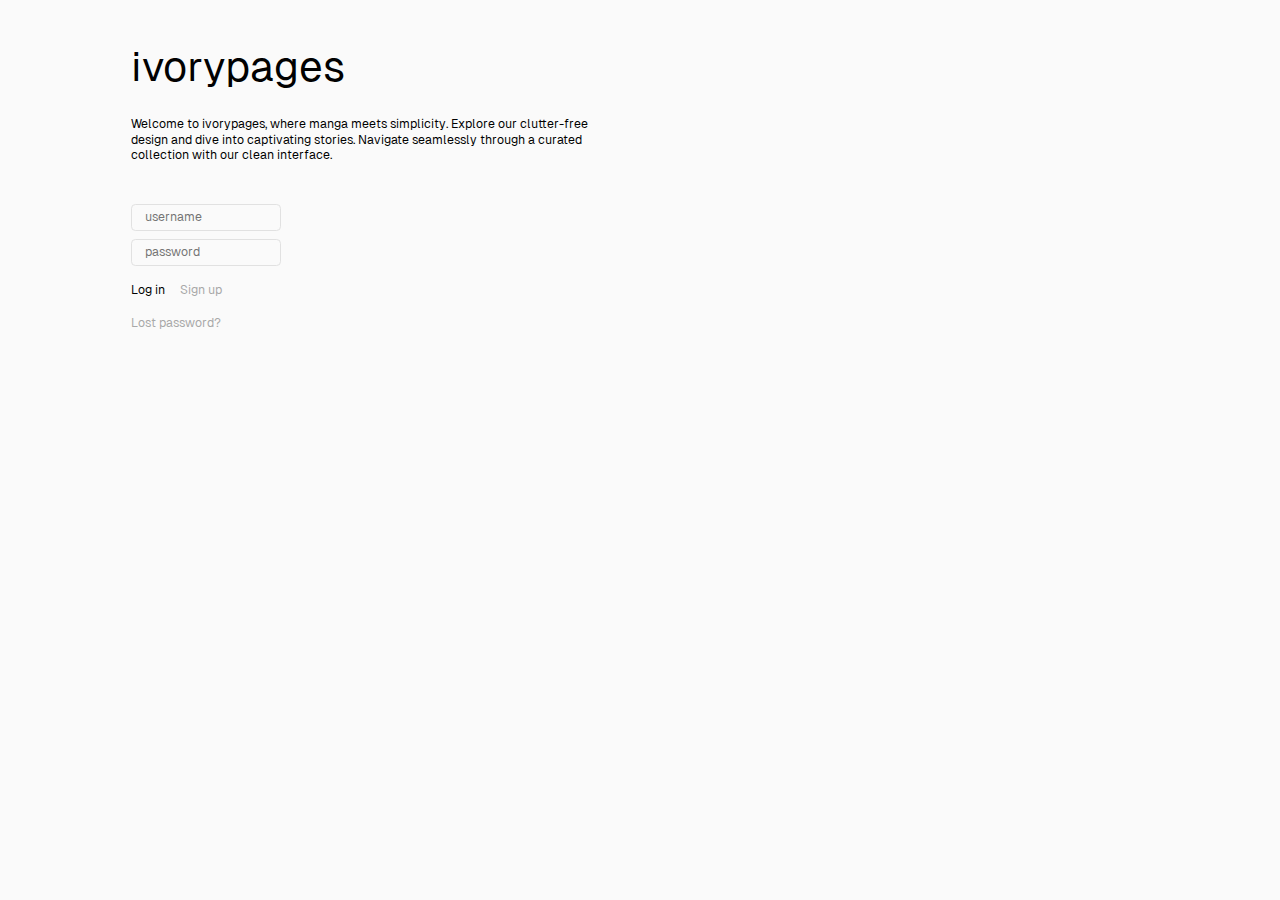
<file: index.html>
<!DOCTYPE html>
<html lang="en">
  <head>
    <meta charset="UTF-8" />
    <meta name="viewport" content="width=device-width, initial-scale=1.0" />
    <link rel="stylesheet" href="../CSS/reset.css" />
    <link rel="stylesheet" href="../CSS/fonts.css" />
    <link rel="stylesheet" href="../CSS/variables.css" />
    <link rel="stylesheet" href="../CSS/styles.css" />
    <link rel="stylesheet" href="../CSS/log-in.css" />
    <title>Document</title>
  </head>

  <!-- This is the log in page, and landing page for this site. -->
  <body>
    <header class="log-in--header__container">
      <h1 class="log-in--header">ivorypages</h1>
      <p class="log-in--page__description">Welcome to ivorypages, where manga 
        meets simplicity. Explore our clutter-free design and dive 
        into captivating stories. Navigate seamlessly through a curated 
        collection with our clean interface.</p>
    </header>
    <div class="log-in">
      <input
        type="text"
        placeholder="username"
        class="log-in--input"
      />
      <input
        type="text"
        placeholder="password"
        class="log-in--input"
      />

      <div class="log-in--nav">
        
        <divl class="log-in--nav__button--container">
          <a class="log-in--button" href="browse.html">Log in</a>
          <button class="sign-up--button">Sign up</button>
        </div>

        <button class="lost-password--button">Lost password?</button>
      </div>
    </div>
  </body>
</html>
</file>
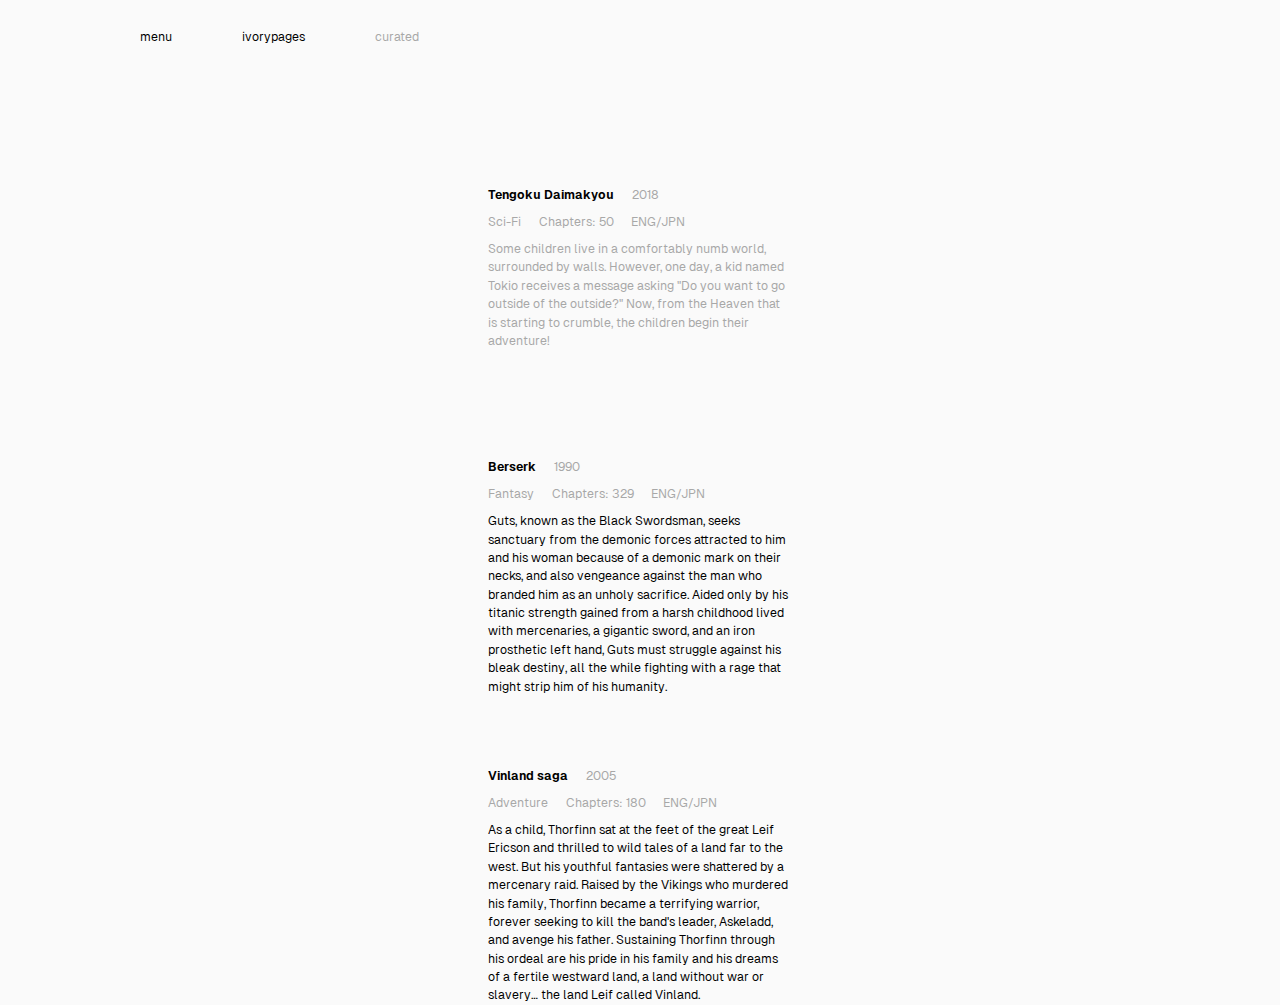
<file: html/index.html>
<!DOCTYPE html>
<html lang="en">
  <head>
    <meta charset="UTF-8" />
    <meta name="viewport" content="width=device-width, initial-scale=1.0" />
    <link rel="stylesheet" href="../CSS/reset.css" />
    <link rel="stylesheet" href="../CSS/fonts.css" />
    <link rel="stylesheet" href="../CSS/variables.css" />
    <link rel="stylesheet" href="../CSS/styles.css" />
    <link rel="stylesheet" href="../CSS/index.css" />
    <title>ivorypages</title>
  </head>
  <body>
    <header class="header">
      <div class="drop-down">
        <button class="drop-down__menu--button">menu</button>
        <div class="drop-down--element__container">
          <a class="drop-down--element" href="browse.html">browse</a>
          <a class="drop-down--element" href="index.html">main</a>
          <a class="drop-down--element" href="log-in.html">log in</a>
        </div>
      </div>

      <span class="header--site__name">ivorypages</span>
      <span class="header--page__title">curated</span>
    </header>

    <div class="feed--container">
      <div class="manga--preview">
        <div class="manga--preview__header">
          <div class="manga--preview__name">Tengoku Daimakyou</div>
          <div class="manga--preview__release-year">2018</div>
        </div>

        <div class="manga--preview__info">
          <div class="manga--preview__genre item">Sci-Fi</div>
          <div class="manga--preview__number-of- itemchapters item">
            Chapters: 50
          </div>
          <div class="manga--preview__languages item">ENG/JPN</div>
        </div>

        <div class="manga--preview__description item">
          Some children live in a comfortably numb world, surrounded by walls.
          However, one day, a kid named Tokio receives a message asking "Do you
          want to go outside of the outside?" Now, from the Heaven that is
          starting to crumble, the children begin their adventure!
        </div>
      </div>

      <div class="manga--preview">
        <div class="manga--preview__header">
          <div class="manga--preview__name">Berserk</div>
          <div class="manga--preview__release-year">1990</div>
        </div>

        <div class="manga--preview__info">
          <div class="manga--preview__genre item">Fantasy</div>
          <div class="manga--preview__number-of-chapters item">
            Chapters: 329
          </div>
          <div class="manga--preview__languages item">ENG/JPN</div>
        </div>

        <div class="manga--preview__description">
          Guts, known as the Black Swordsman, seeks sanctuary from the demonic
          forces attracted to him and his woman because of a demonic mark on
          their necks, and also vengeance against the man who branded him as an
          unholy sacrifice. Aided only by his titanic strength gained from a
          harsh childhood lived with mercenaries, a gigantic sword, and an iron
          prosthetic left hand, Guts must struggle against his bleak destiny,
          all the while fighting with a rage that might strip him of his
          humanity.
        </div>
      </div>

      <div class="manga--preview">
        <div class="manga--preview__header">
          <div class="manga--preview__name">Vinland saga</div>
          <div class="manga--preview__release-year">2005</div>
        </div>

        <div class="manga--preview__info">
          <div class="manga--preview__genre item">Adventure</div>
          <div class="manga--preview__number-of-chapters item">
            Chapters: 180
          </div>
          <div class="manga--preview__languages item">ENG/JPN</div>
        </div>

        <div class="manga--preview__description">
          As a child, Thorfinn sat at the feet of the great Leif Ericson and
          thrilled to wild tales of a land far to the west. But his youthful
          fantasies were shattered by a mercenary raid. Raised by the Vikings
          who murdered his family, Thorfinn became a terrifying warrior, forever
          seeking to kill the band's leader, Askeladd, and avenge his father.
          Sustaining Thorfinn through his ordeal are his pride in his family and
          his dreams of a fertile westward land, a land without war or slavery…
          the land Leif called Vinland.
        </div>
      </div>
    </div>

    <script src="../JS/header.js"></script>
  </body>
</html>
</file>
<file: CSS/fonts.css>
@font-face {
  font-family: "Geist";
  src: url("../assets/Geist/Geist-Regular.woff2");
  font-weight: 400;
  font-style: normal;
}

@font-face {
  font-family: "Geist";
  src: url("../assets/Geist/Geist-Bold.woff2");
  font-weight: 500;
  font-style: normal;
}

@font-face {
  font-family: "Geist";
  src: url("../assets/Inter/Inter-ExtraBold.woff2");
  font-weight: 600;
  font-style: normal;
}

@font-face {
  font-family: "Geist";
  src: url("../assets/Inter/Inter-Black.woff2");
  font-weight: 700;
  font-style: normal;
}

.motato {
  display: flex;
  font-family: inter;
}
</file>
<file: CSS/variables.css>
:root {
  --main-text-color: #010101;
  --secondary-text-color: #a8a8a8;

  --background-color: #fafafa;
  --hover-color: #f3f3f3;

  --stroke-color: #c2c2c2;

  --base-font-size: 0.875rem;
  --large-font-size: 3rem;
  --medium-font-size: 1.5rem;

  --regular-font-weight: 400;
  --medium-font-weight: 500;
  --semi-bold-font-weight: 600;

  --base-line-height: 125.523%;
}
</file>
<file: CSS/styles.css>
* {
  font-family: "Geist";
  font-weight: var(--regular-font-weight);
  color: var(--main-text-color);
  font-size: var(--base-font-size);
}

body {
  background-color: var(--background-color);
}
</file>
<file: CSS/log-in.css>
body {
  margin-left: 9.38rem;
  margin-top: 2.5rem;
  display: flex;
  flex-direction: column;
  align-items: flex-start;
  gap: 2.9375rem;
  color: var(--main-text-color);
}

.log-in--header__container {
  display: inline-flex;
  flex-direction: column;
  align-items: flex-start;
  gap: 1.375rem;
}

.log-in--header {
  font-size: var(--large-font-size);
  display: flex;
  justify-content: center;
  align-items: center;
  gap: 0.625rem;
}

.log-in--page__description {
  display: flex;
  gap: 0.625rem;
  line-height: var(--base-line-height);
  font-size: var(--base-font-size);
  width: 35rem;
}

.log-in {
  display: flex;
  flex-direction: column;
  align-items: flex-start;
  gap: 0.625rem;
}

.log-in--input {
  display: flex;
  width: 10.6875rem;
  height: 1.875rem;
  padding: 0.625rem 0.625rem 0.625rem 0.9375rem;
  align-items: center;
  gap: 0.625rem;
  font-size: var(--base-font-size);
  line-height: var(--base-line-height);

  border-radius: 0.3125rem;
  border: 1px solid #e1e1e1;
  background-color: var(--background-color);
}

.log-in--nav {
  display: flex;
  flex-direction: column;
  align-items: flex-start;
}

.log-in--nav__button--container {
  display: flex;
  justify-content: center;
  align-items: center;
}

.log-in--button {
  display: flex;
  width: 3.5rem;
  padding: 0.625rem 0rem;
  align-items: center;
  gap: 0.625rem;
  font-size: var(--base-font-size);
  line-height: var(--base-line-height);
}

.log-in--button:hover {
  color: var(--secondary-text-color);
}

.sign-up--button {
  display: flex;
  width: 3.5rem;
  padding: 0.625rem 0rem;
  align-items: center;
  gap: 0.625rem;
  color: var(--secondary-text-color);
  font-size: var(--base-font-size);
  line-height: var(--base-line-height);
}

.lost-password--button {
  display: flex;
  justify-content: center;
  align-items: center;
  gap: 0.625rem;
  font-size: var(--base-font-size);
  line-height: var(--base-line-height);
  color: var(--secondary-text-color);
}

/* New media query to make site responsive */

@media (max-width: 700px) {
  body {
    margin-left: 6rem;
    margin-top: 1.5rem;
    display: flex;
    flex-direction: column;
    gap: 2.9375rem;
    color: var(--main-text-color);
  }
  .log-in--header__container {
    display: inline-flex;
    flex-direction: column;
    align-items: flex-start;
    gap: 1.375rem;
  }

  .log-in--header {
    font-size: var(--large-font-size);
    display: flex;
    justify-content: center;
    align-items: center;
    gap: 0.625rem;
  }

  .log-in--page__description {
    display: flex;
    gap: 0.625rem;
    line-height: var(--base-line-height);
    font-size: var(--medium-font-size);
    width: 30rem;
    line-height: 2rem;
  }

  .log-in {
    display: flex;
    flex-direction: column;
    align-items: flex-start;
    gap: 0.625rem;
  }

  .log-in--input {
    display: flex;
    width: 20rem;
    height: 4rem;
    padding: 0.625rem 0.625rem 0.625rem 0.9375rem;
    align-items: center;
    gap: 0.625rem;
    font-size: var(--base-font-size);
    line-height: var(--base-line-height);
    font-size: var(--medium-font-size);
    border-radius: 0.3125rem;
    border: 1px solid #e1e1e1;
    background-color: var(--background-color);
  }

  .log-in--nav__button--container {
    display: flex;
    justify-content: center;
    align-items: center;
    padding-top: 2rem;
  }

  .log-in--button {
    display: flex;
    width: 5rem;
    padding: 0.625rem 0rem;
    align-items: center;
    gap: 0.625rem;
    font-size: var(--medium-font-size);
    line-height: var(--base-line-height);
  }

  .log-in--button:hover {
    color: var(--secondary-text-color);
  }

  .sign-up--button {
    display: flex;
    width: 6rem;
    padding: 0.625rem 0rem;
    align-items: center;
    gap: 0.625rem;
    color: var(--secondary-text-color);
    font-size: var(--medium-font-size);
    line-height: var(--base-line-height);
  }

  .lost-password--button {
    display: flex;
    justify-content: center;
    align-items: center;
    gap: 0.625rem;
    font-size: var(--medium-font-size);
    line-height: var(--base-line-height);
    color: var(--secondary-text-color);
  }
}
</file>
<file: CSS/index.css>
/* This is the header component */
.header {
  display: flex;
  gap: 5rem;
  padding: 2rem 10rem;
}

.drop-down {
  position: relative;
  display: inline-block;
}

.drop-down__menu--button {
  display: flex;
  padding-bottom: 1.3rem;
}

.drop-down--element__container {
  display: none;
  position: absolute;
  flex-direction: column;
  gap: 1.3rem;
}

.drop-down__visible {
  display: flex;
}

.header--page__title {
  color: var(--secondary-text-color);
}

/* this is for the body */

.feed--container {
  display: flex;
  flex-direction: column;
  align-items: center;
  justify-content: center;
  gap: 5rem;

  padding-top: 4rem;
}

.manga--preview__header {
  position: relative;
  display: flex;
  padding-bottom: 0.625rem;
  justify-content: center;
  align-items: center;
  gap: 1.25rem;
  flex-shrink: 0;
}
.manga--preview {
  display: flex;
  width: 22.9375rem;
  height: 17.0625rem;
  padding: 0.15625rem 0.625rem;
  flex-direction: column;
  justify-content: center;
  align-items: flex-start;
}

.manga--preview__info {
  display: flex;
  flex-direction: row;
  padding-bottom: 0.625rem;
  gap: 1.25rem;
}

.manga--preview__name {
  font-weight: var(--medium-font-weight);
}

.item {
  color: var(--secondary-text-color);
}

.manga--preview__release-year {
  color: var(--secondary-text-color);
}
</file>
